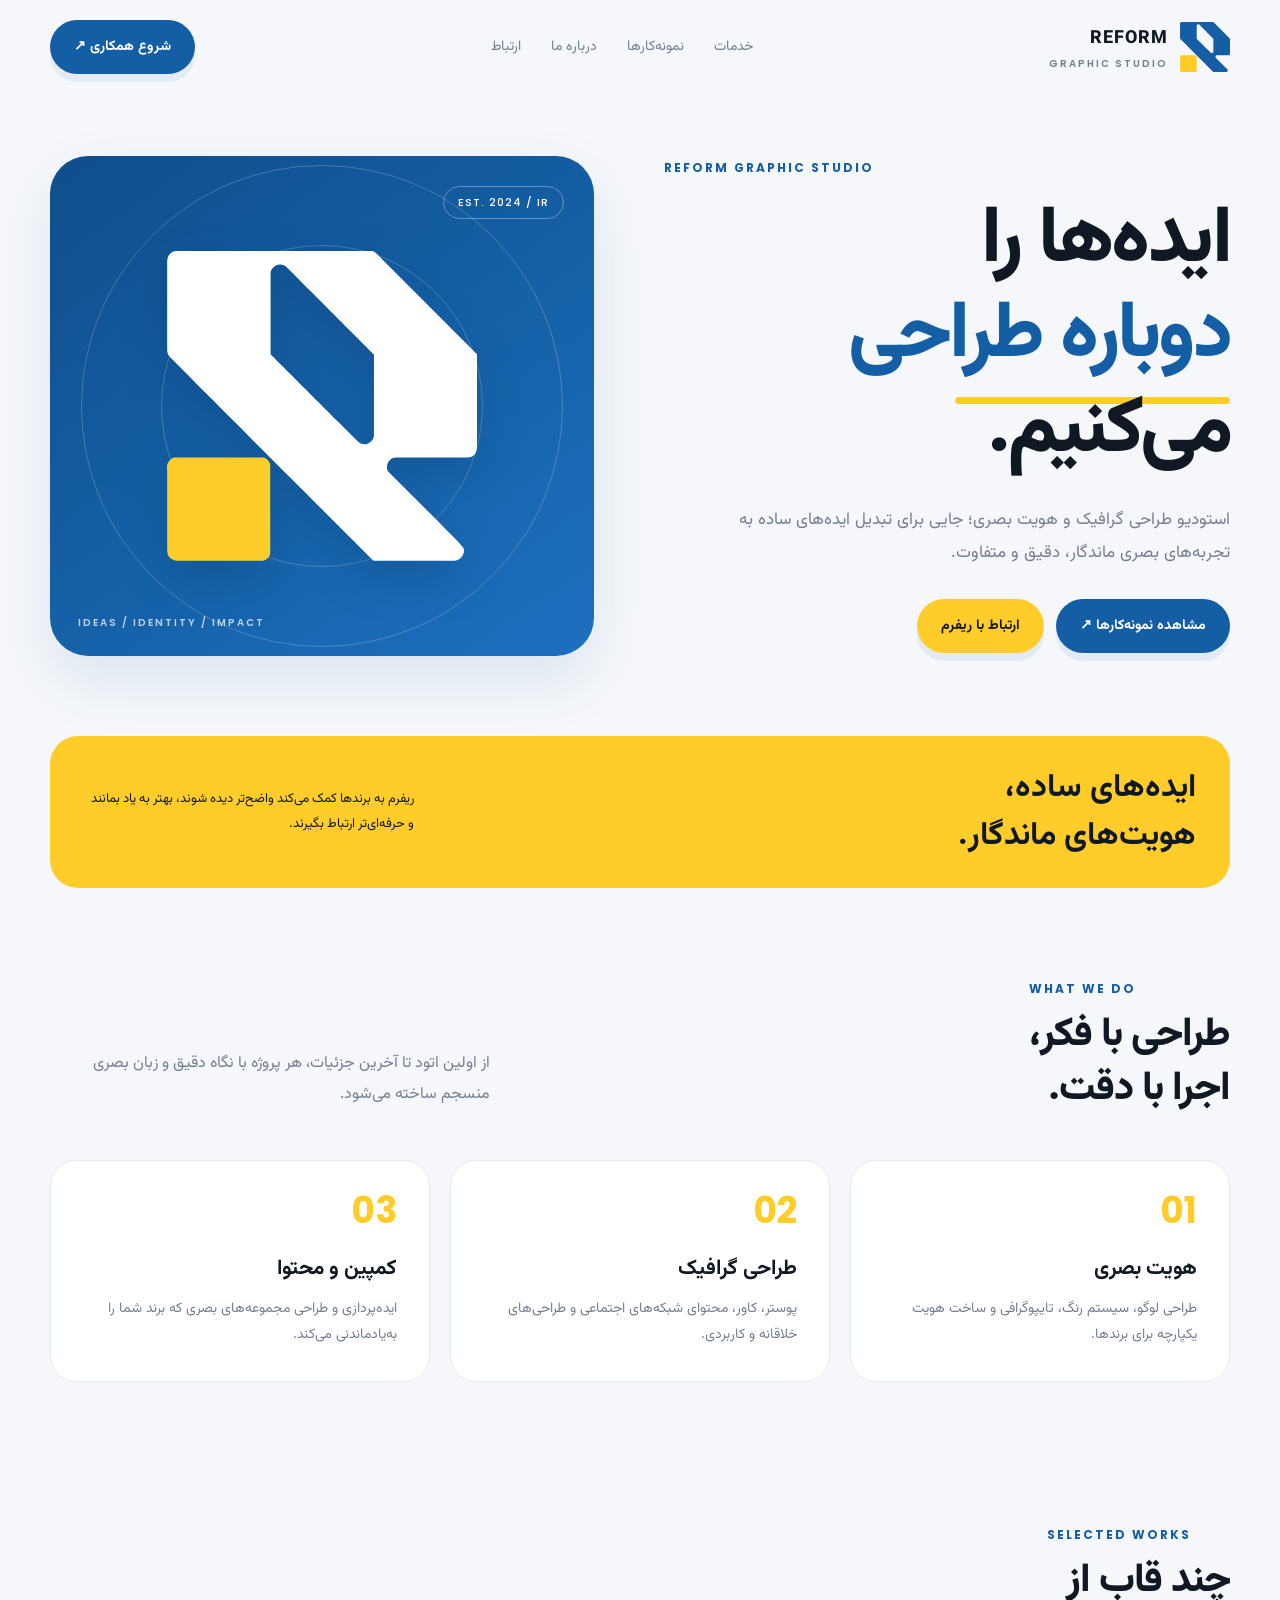
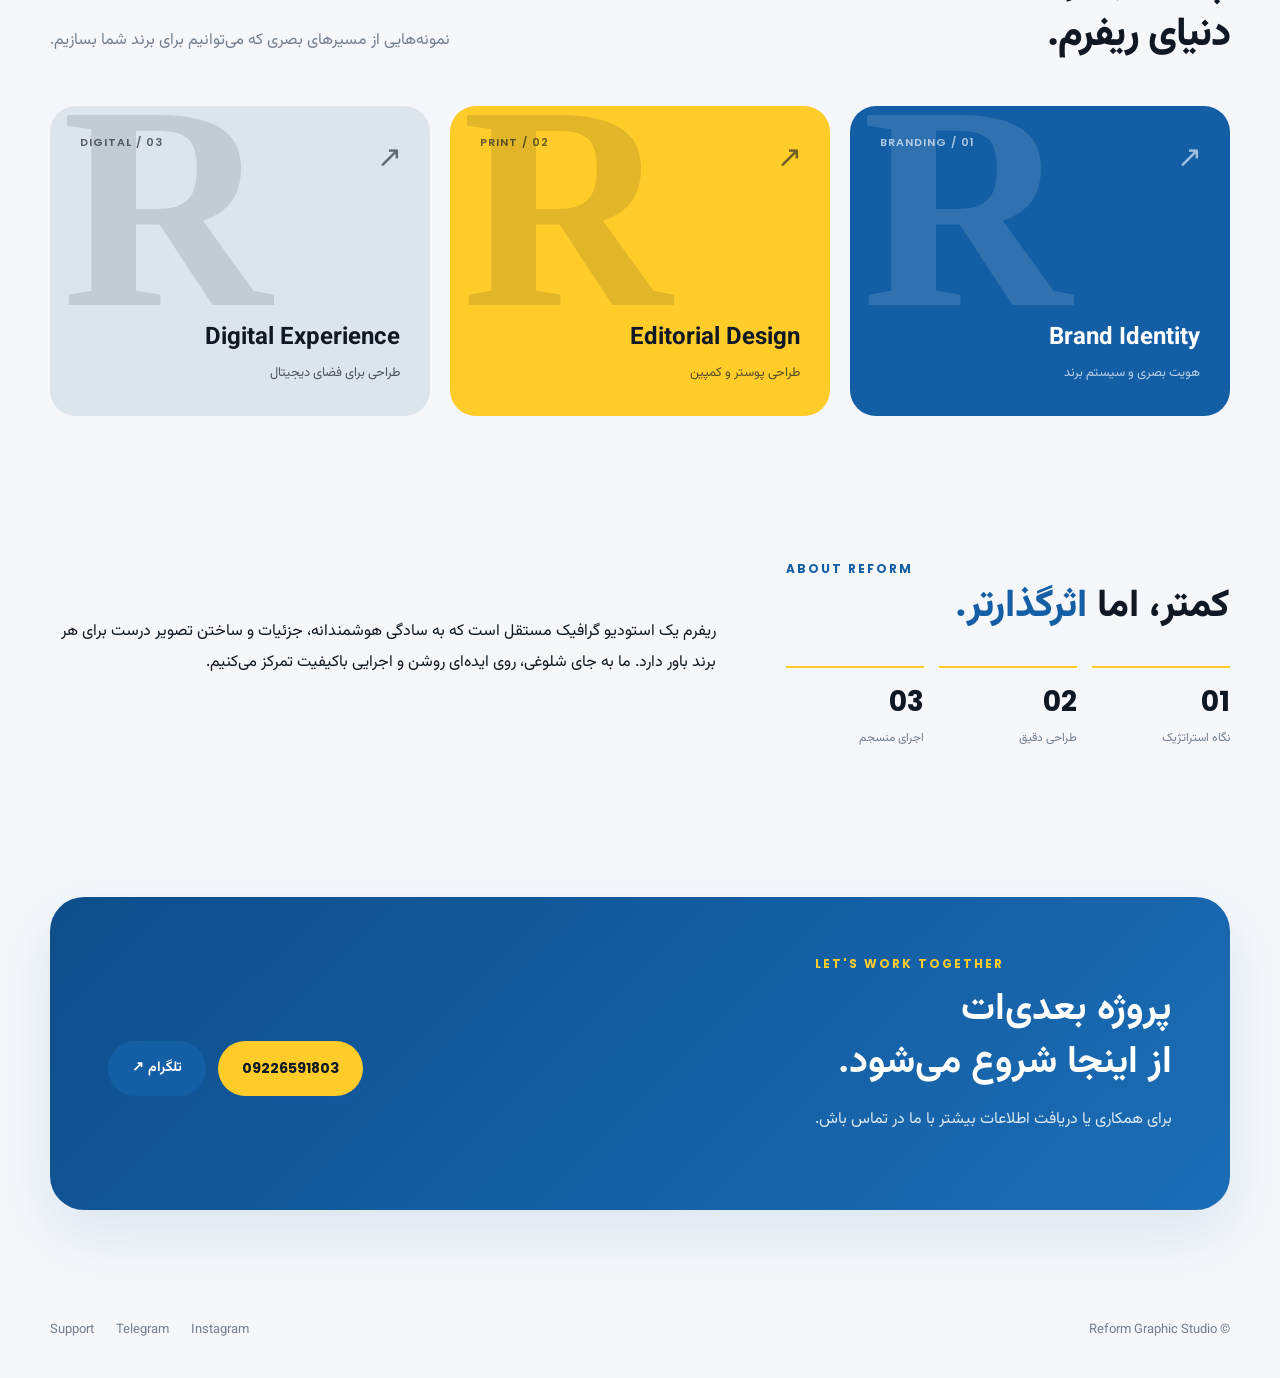
<file: index.html>
<!doctype html><html lang="fa" dir="rtl"><head><meta charset="UTF-8"><meta name="viewport" content="width=device-width,initial-scale=1"><title>Reform — Graphic Studio</title><meta name="description" content="Reform Graphic Studio؛ طراحی هویت بصری، گرافیک و تجربه‌های دیجیتال."><link rel="preconnect" href="https://fonts.googleapis.com"><link rel="preconnect" href="https://fonts.gstatic.com" crossorigin><link href="https://fonts.googleapis.com/css2?family=Poppins:wght@400;500;600;700;800&family=Vazirmatn:wght@400;500;600;700;800&display=swap" rel="stylesheet"><style>:root{--blue:#145ea5;--dark:#0b477f;--yellow:#ffcc2a;--ink:#101923;--muted:#738091;--paper:#f5f7fa;--line:#e5eaf0;--white:#fff}*{box-sizing:border-box}html{scroll-behavior:smooth}body{margin:0;background:var(--paper);color:var(--ink);font-family:Vazirmatn,Arial,sans-serif;line-height:1.9;overflow-x:hidden}a{text-decoration:none;color:inherit}.wrap{width:min(1180px,calc(100% - 40px));margin:auto}.nav{height:94px;display:flex;align-items:center;justify-content:space-between;gap:24px}.brand{display:flex;align-items:center;gap:12px;font-weight:800;font-size:18px;letter-spacing:1px;transition:.25s}.brand:hover{transform:translateY(-2px)}.brand img{width:50px;height:50px;object-fit:contain}.brand small{display:block;font:600 10px Poppins,sans-serif;letter-spacing:2px;color:var(--muted);direction:ltr}.links{display:flex;gap:30px;color:var(--muted);font-size:14px}.links a{position:relative;padding:8px 0}.links a:after{content:"";position:absolute;right:0;bottom:0;width:0;height:2px;background:var(--yellow);transition:.25s}.links a:hover{color:var(--blue)}.links a:hover:after{width:100%}.btn{display:inline-flex;align-items:center;justify-content:center;gap:8px;background:var(--blue);color:#fff;border-radius:999px;padding:14px 24px;font-size:14px;font-weight:700;transition:.25s;box-shadow:0 8px 0 #145ea514}.btn:hover{transform:translateY(-4px);background:var(--dark);box-shadow:0 14px 28px #145ea52b}.btn.yellow{background:var(--yellow);color:var(--ink)}.btn.yellow:hover{background:#ffd94f}.hero{display:grid;grid-template-columns:1.02fr .98fr;gap:70px;align-items:center;padding:62px 0 80px}.hero-copy{animation:rise .8s both}.eyebrow{font:700 12px Poppins,sans-serif;letter-spacing:2px;color:var(--blue);direction:ltr}.hero h1{font-size:clamp(44px,6.2vw,82px);line-height:1.2;letter-spacing:-2.5px;margin:18px 0 24px;font-weight:800}.hero h1 span{color:var(--blue);position:relative}.hero h1 span:after{content:"";position:absolute;right:0;bottom:-5px;width:72%;height:7px;background:var(--yellow);border-radius:10px;z-index:-1}.hero p{font-size:17px;color:var(--muted);max-width:520px;margin:0}.actions{display:flex;gap:12px;flex-wrap:wrap;margin-top:30px}.art{min-height:500px;background:linear-gradient(145deg,#0e4e8b,#1c70bf);border-radius:38px;position:relative;display:grid;place-items:center;overflow:hidden;box-shadow:0 24px 60px #145ea51c;isolation:isolate;animation:rise .9s .15s both}.art:before,.art:after{content:"";position:absolute;border:1px solid #ffffff35;border-radius:50%;width:480px;height:480px;animation:orbit 22s linear infinite}.art:after{width:320px;height:320px;animation-direction:reverse;animation-duration:16s}.art img{width:62%;max-width:310px;z-index:1;filter:drop-shadow(0 18px 22px #062f5b35);animation:float 6s ease-in-out infinite}.stamp{position:absolute;top:30px;right:30px;border:1px solid #ffffff55;color:#fff;border-radius:999px;padding:7px 14px;font:500 11px Poppins,sans-serif;letter-spacing:1px;z-index:2}.art-label{position:absolute;bottom:25px;left:28px;color:#ffffffb8;font:600 10px Poppins,sans-serif;letter-spacing:2px;direction:ltr}.intro{background:var(--yellow);border-radius:28px;padding:28px 34px;display:flex;align-items:center;justify-content:space-between;gap:25px;margin-bottom:20px}.intro strong{font-size:clamp(20px,3vw,32px);line-height:1.5}.intro span{font-size:13px;max-width:330px}.section{padding:72px 0}.head{display:flex;align-items:end;justify-content:space-between;gap:35px;margin-bottom:34px}.head h2{font-size:40px;line-height:1.35;margin:10px 0;font-weight:800;letter-spacing:-1px}.head p{color:var(--muted);max-width:440px}.grid{display:grid;grid-template-columns:repeat(3,1fr);gap:20px}.card{background:var(--white);border:1px solid var(--line);border-radius:26px;padding:32px;transition:.3s;position:relative;overflow:hidden}.card:before{content:"";position:absolute;top:0;right:0;width:0;height:4px;background:var(--yellow);transition:.3s}.card:hover{transform:translateY(-8px);box-shadow:0 20px 45px #14202b12;border-color:#d4e1ee}.card:hover:before{width:100%}.number{font:700 36px Poppins,sans-serif;color:var(--yellow);line-height:1}.card h3{font-size:21px;margin:20px 0 7px}.card p{font-size:14px;color:var(--muted);margin:0}.work{height:310px;border-radius:26px;padding:30px;display:flex;flex-direction:column;justify-content:end;position:relative;overflow:hidden;background:var(--blue);color:#fff;transition:.3s}.work:before{content:"R";position:absolute;top:-65px;left:12px;font:700 290px Georgia,serif;opacity:.12;transition:.5s}.work:after{content:"↗";position:absolute;top:25px;right:28px;font-size:30px;opacity:.6}.work:hover{transform:translateY(-8px);box-shadow:0 20px 45px #14202b18}.work:hover:before{transform:translate(15px,10px) rotate(-8deg)}.work h3,.work p{position:relative;margin:0}.work h3{font-size:24px}.work p{font-size:13px;opacity:.7}.work:nth-child(2){background:var(--yellow);color:var(--ink)}.work:nth-child(3){background:#dce4ec;color:var(--ink)}.work small{position:absolute;top:28px;left:30px;font:600 11px Poppins,sans-serif;letter-spacing:1px;opacity:.65}.about{display:grid;grid-template-columns:.8fr 1.2fr;gap:70px;align-items:center}.quote{font-size:clamp(25px,3vw,42px);line-height:1.55;font-weight:800}.quote span{color:var(--blue)}.facts{display:grid;grid-template-columns:repeat(3,1fr);gap:15px;margin-top:28px}.fact{border-top:2px solid var(--yellow);padding-top:13px}.fact strong{display:block;font:700 28px Poppins,sans-serif}.fact small{color:var(--muted);font-size:12px}.contact{background:linear-gradient(135deg,#0e4e8b,#1b6db7);color:#fff;border-radius:34px;padding:58px;display:flex;align-items:center;justify-content:space-between;gap:30px;box-shadow:0 24px 60px #145ea51c}.contact h2{font-size:38px;line-height:1.4;margin:10px 0}.contact p{color:#dbe8f4}.contact .eyebrow{color:var(--yellow)}.phone{direction:ltr;unicode-bidi:plaintext;white-space:nowrap;font-family:Poppins,sans-serif}footer{padding:36px 0;display:flex;justify-content:space-between;gap:20px;color:var(--muted);font-size:13px}.social{display:flex;gap:22px}.social a:hover{color:var(--blue)}.reveal{opacity:0;transform:translateY(24px);transition:.7s}.reveal.visible{opacity:1;transform:none}@keyframes rise{from{opacity:0;transform:translateY(22px)}to{opacity:1;transform:none}}@keyframes float{0%,100%{transform:translateY(0)}50%{transform:translateY(-12px)}}@keyframes orbit{to{transform:rotate(360deg)}}@media(max-width:800px){.wrap{width:calc(100% - 28px)}.nav{height:78px}.links{display:none}.hero{grid-template-columns:1fr;padding:40px 0 55px;gap:32px}.hero h1{letter-spacing:-1px}.hero p{font-size:15px}.art{min-height:330px;border-radius:28px}.art:before{width:360px;height:360px}.art:after{width:240px;height:240px}.art img{width:55%}.intro{display:block;padding:24px}.intro span{display:block;margin-top:10px}.head,.contact,footer{display:block}.head p{margin-top:18px}.head h2{font-size:32px}.grid,.about{grid-template-columns:1fr}.section{padding:58px 0}.about{gap:25px}.contact{padding:32px}.contact h2{font-size:30px}.contact .actions{margin-top:24px}.social{margin-top:16px}.card{padding:28px}.work{height:240px}}@media(prefers-reduced-motion:reduce){*,*:before,*:after{scroll-behavior:auto!important;animation:none!important;transition:none!important}.reveal{opacity:1;transform:none}}</style></head><body><header class="wrap"><nav class="nav"><a class="brand" href="#top"><img src="header-logo.svg?v=3" alt="لوگوی ریفرم"><span>REFORM<small>GRAPHIC STUDIO</small></span></a><div class="links"><a href="#services">خدمات</a><a href="#work">نمونه‌کارها</a><a href="#about">درباره ما</a><a href="#contact">ارتباط</a></div><a class="btn" href="#contact">شروع همکاری ↗</a></nav></header><main id="top"><section class="wrap hero"><div class="hero-copy"><div class="eyebrow">REFORM GRAPHIC STUDIO</div><h1>ایده‌ها را<br><span>دوباره طراحی</span><br>می‌کنیم.</h1><p>استودیو طراحی گرافیک و هویت بصری؛ جایی برای تبدیل ایده‌های ساده به تجربه‌های بصری ماندگار، دقیق و متفاوت.</p><div class="actions"><a class="btn" href="#work">مشاهده نمونه‌کارها ↗</a><a class="btn yellow" href="#contact">ارتباط با ریفرم</a></div></div><div class="art"><div class="stamp">EST. 2024 / IR</div><img src="logo.svg?v=3" alt="لوگوی اصلی ریفرم"><div class="art-label">IDEAS / IDENTITY / IMPACT</div></div></section><section class="wrap intro"><strong>ایده‌های ساده،<br>هویت‌های ماندگار.</strong><span>ریفرم به برندها کمک می‌کند واضح‌تر دیده شوند، بهتر به یاد بمانند و حرفه‌ای‌تر ارتباط بگیرند.</span></section><section class="wrap section reveal" id="services"><div class="head"><div><div class="eyebrow">WHAT WE DO</div><h2>طراحی با فکر،<br>اجرا با دقت.</h2></div><p>از اولین اتود تا آخرین جزئیات، هر پروژه با نگاه دقیق و زبان بصری منسجم ساخته می‌شود.</p></div><div class="grid"><article class="card"><div class="number">01</div><h3>هویت بصری</h3><p>طراحی لوگو، سیستم رنگ، تایپوگرافی و ساخت هویت یکپارچه برای برندها.</p></article><article class="card"><div class="number">02</div><h3>طراحی گرافیک</h3><p>پوستر، کاور، محتوای شبکه‌های اجتماعی و طراحی‌های خلاقانه و کاربردی.</p></article><article class="card"><div class="number">03</div><h3>کمپین و محتوا</h3><p>ایده‌پردازی و طراحی مجموعه‌های بصری که برند شما را به‌یادماندنی می‌کند.</p></article></div></section><section class="wrap section reveal" id="work"><div class="head"><div><div class="eyebrow">SELECTED WORKS</div><h2>چند قاب از<br>دنیای ریفرم.</h2></div><p>نمونه‌هایی از مسیرهای بصری که می‌توانیم برای برند شما بسازیم.</p></div><div class="grid"><article class="work"><small>01 / BRANDING</small><h3>Brand Identity</h3><p>هویت بصری و سیستم برند</p></article><article class="work"><small>02 / PRINT</small><h3>Editorial Design</h3><p>طراحی پوستر و کمپین</p></article><article class="work"><small>03 / DIGITAL</small><h3>Digital Experience</h3><p>طراحی برای فضای دیجیتال</p></article></div></section><section class="wrap section reveal" id="about"><div class="about"><div><div class="eyebrow">ABOUT REFORM</div><div class="quote">کمتر، اما <span>اثرگذارتر.</span></div><div class="facts"><div class="fact"><strong>01</strong><small>نگاه استراتژیک</small></div><div class="fact"><strong>02</strong><small>طراحی دقیق</small></div><div class="fact"><strong>03</strong><small>اجرای منسجم</small></div></div></div><p class="head p">ریفرم یک استودیو گرافیک مستقل است که به سادگی هوشمندانه، جزئیات و ساختن تصویر درست برای هر برند باور دارد. ما به جای شلوغی، روی ایده‌ای روشن و اجرایی باکیفیت تمرکز می‌کنیم.</p></div></section><section class="wrap section reveal" id="contact"><div class="contact"><div><div class="eyebrow">LET'S WORK TOGETHER</div><h2>پروژه بعدی‌ات<br>از اینجا شروع می‌شود.</h2><p>برای همکاری یا دریافت اطلاعات بیشتر با ما در تماس باش.</p></div><div class="actions"><a class="btn yellow phone" href="tel:+989226591803">09226591803</a><a class="btn" href="https://t.me/reformgraphic" target="_blank" rel="noreferrer">تلگرام ↗</a></div></div></section></main><footer class="wrap"><span>© Reform Graphic Studio</span><div class="social"><a href="https://instagram.com/reformgraphic" target="_blank" rel="noreferrer">Instagram</a><a href="https://t.me/reformgraphic" target="_blank" rel="noreferrer">Telegram</a><a href="https://t.me/reformgraphic1" target="_blank" rel="noreferrer">Support</a></div></footer><script>const observer=new IntersectionObserver(entries=>entries.forEach(entry=>{if(entry.isIntersecting)entry.target.classList.add('visible')}),{threshold:.12});document.querySelectorAll('.reveal').forEach(el=>observer.observe(el));</script></body></html>
</file>
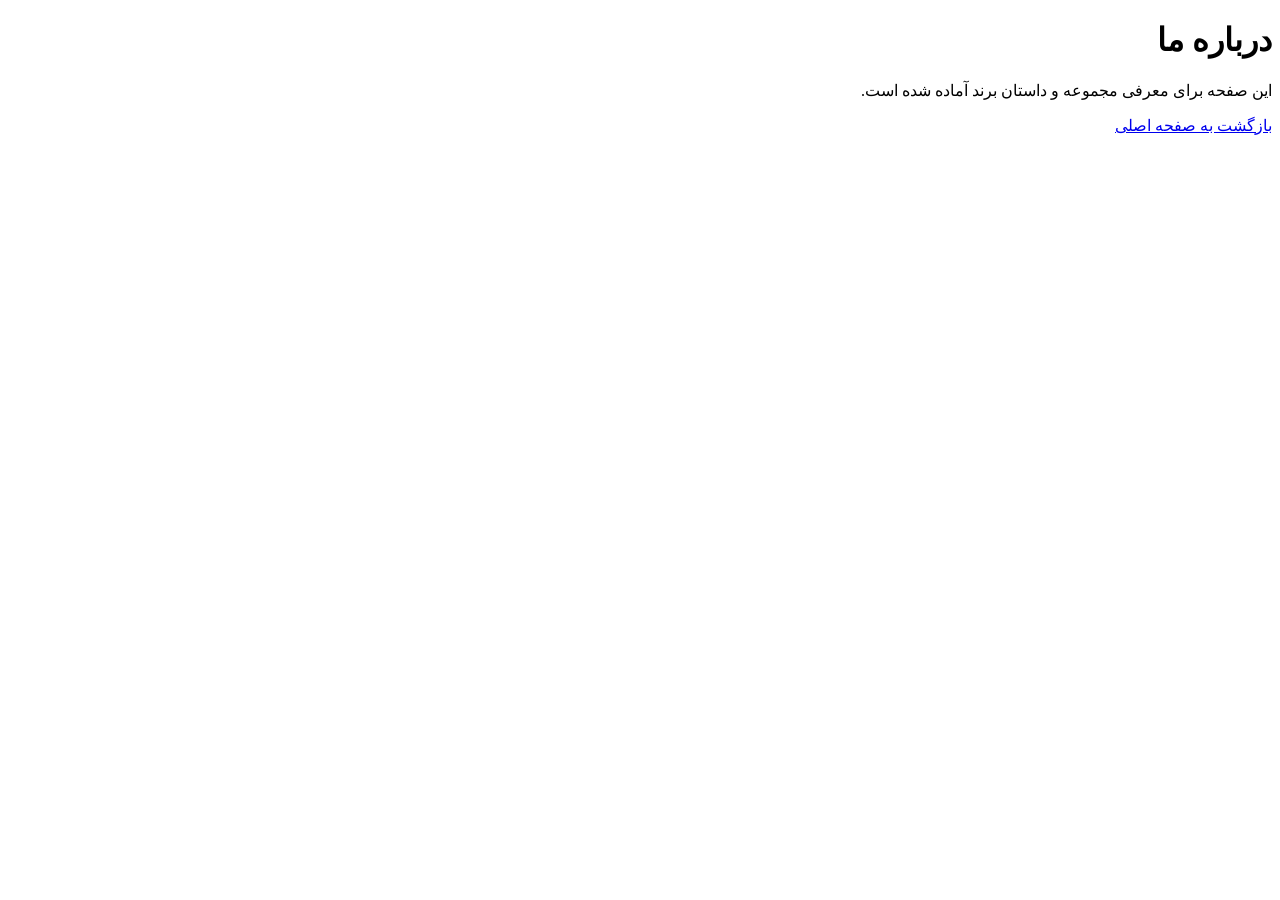
<file: about.html>
<!doctype html>
<html lang="fa" dir="rtl">
<head><meta charset="UTF-8"><meta name="viewport" content="width=device-width, initial-scale=1"><title>درباره ما</title><link rel="stylesheet" href="assets/css/style.css"></head>
<body><main><h1>درباره ما</h1><p>این صفحه برای معرفی مجموعه و داستان برند آماده شده است.</p><a href="index.html">بازگشت به صفحه اصلی</a></main><script src="assets/js/main.js"></script></body>
</html>
</file>
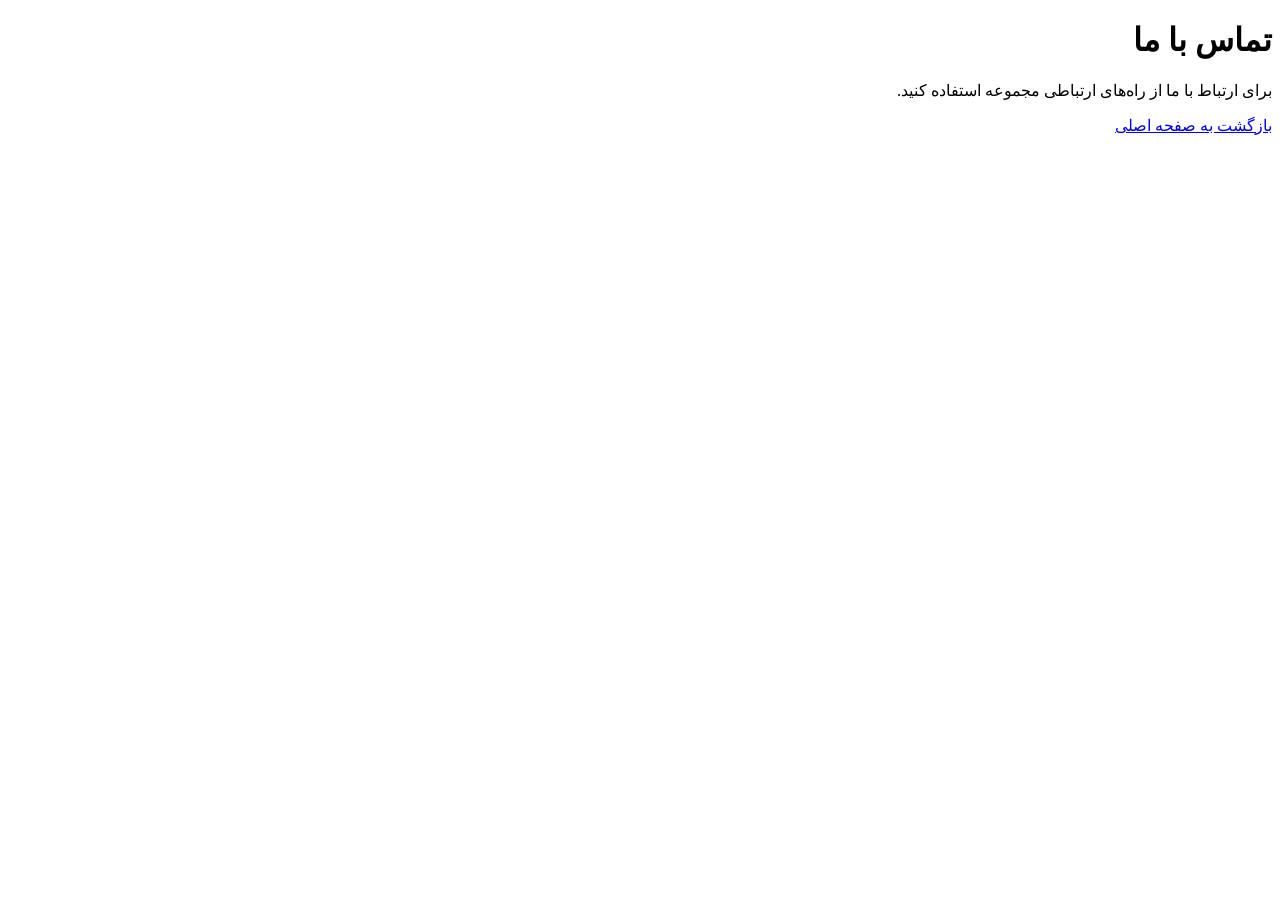
<file: contact.html>
<!doctype html>
<html lang="fa" dir="rtl">
<head><meta charset="UTF-8"><meta name="viewport" content="width=device-width, initial-scale=1"><title>تماس با ما</title><link rel="stylesheet" href="assets/css/style.css"></head>
<body><main><h1>تماس با ما</h1><p>برای ارتباط با ما از راه‌های ارتباطی مجموعه استفاده کنید.</p><a href="index.html">بازگشت به صفحه اصلی</a></main><script src="assets/js/main.js"></script></body>
</html>
</file>
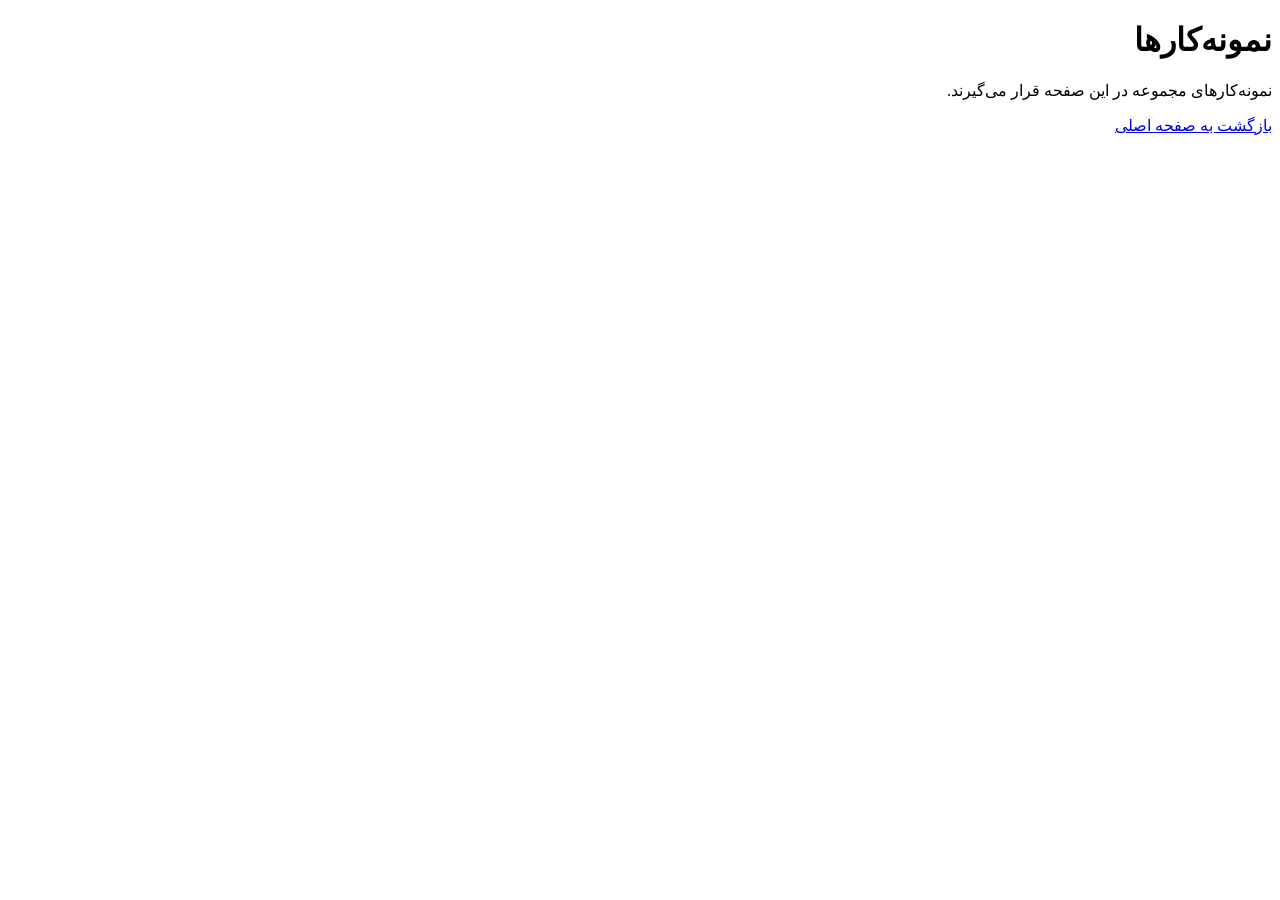
<file: portfolio.html>
<!doctype html>
<html lang="fa" dir="rtl">
<head><meta charset="UTF-8"><meta name="viewport" content="width=device-width, initial-scale=1"><title>نمونه‌کارها</title><link rel="stylesheet" href="assets/css/style.css"></head>
<body><main><h1>نمونه‌کارها</h1><p>نمونه‌کارهای مجموعه در این صفحه قرار می‌گیرند.</p><a href="index.html">بازگشت به صفحه اصلی</a></main><script src="assets/js/main.js"></script></body>
</html>
</file>
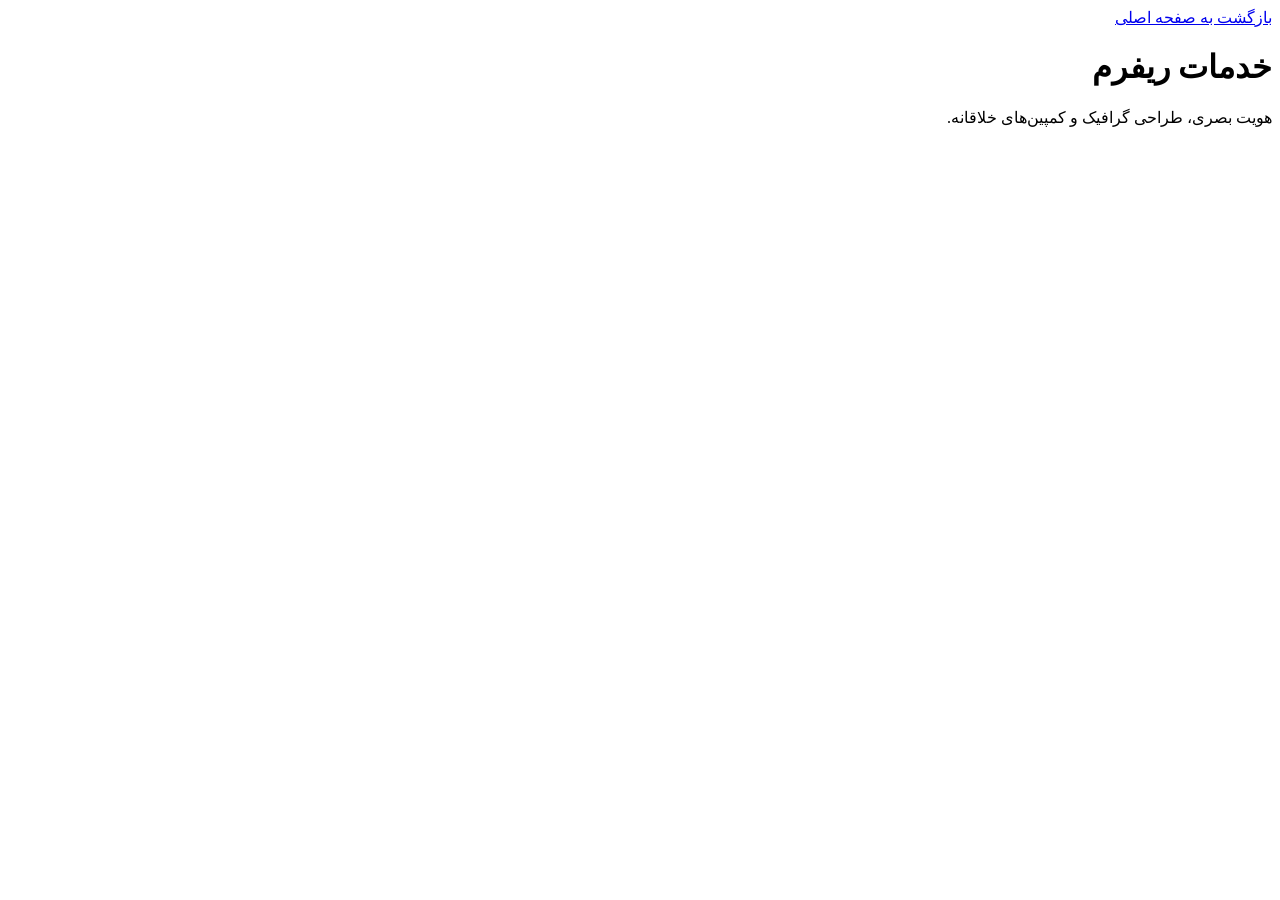
<file: services.html>
<!doctype html><html lang="fa" dir="rtl"><head><meta charset="UTF-8"><meta name="viewport" content="width=device-width,initial-scale=1"><title>خدمات ریفرم</title><link rel="stylesheet" href="assets/css/style.css"></head><body><main class="wrap section"><a href="index.html">بازگشت به صفحه اصلی</a><h1>خدمات ریفرم</h1><p>هویت بصری، طراحی گرافیک و کمپین‌های خلاقانه.</p></main></body></html>
</file>
<file: assets/css/style.css>
/* Reform styles moved into a dedicated stylesheet. */
</file>
